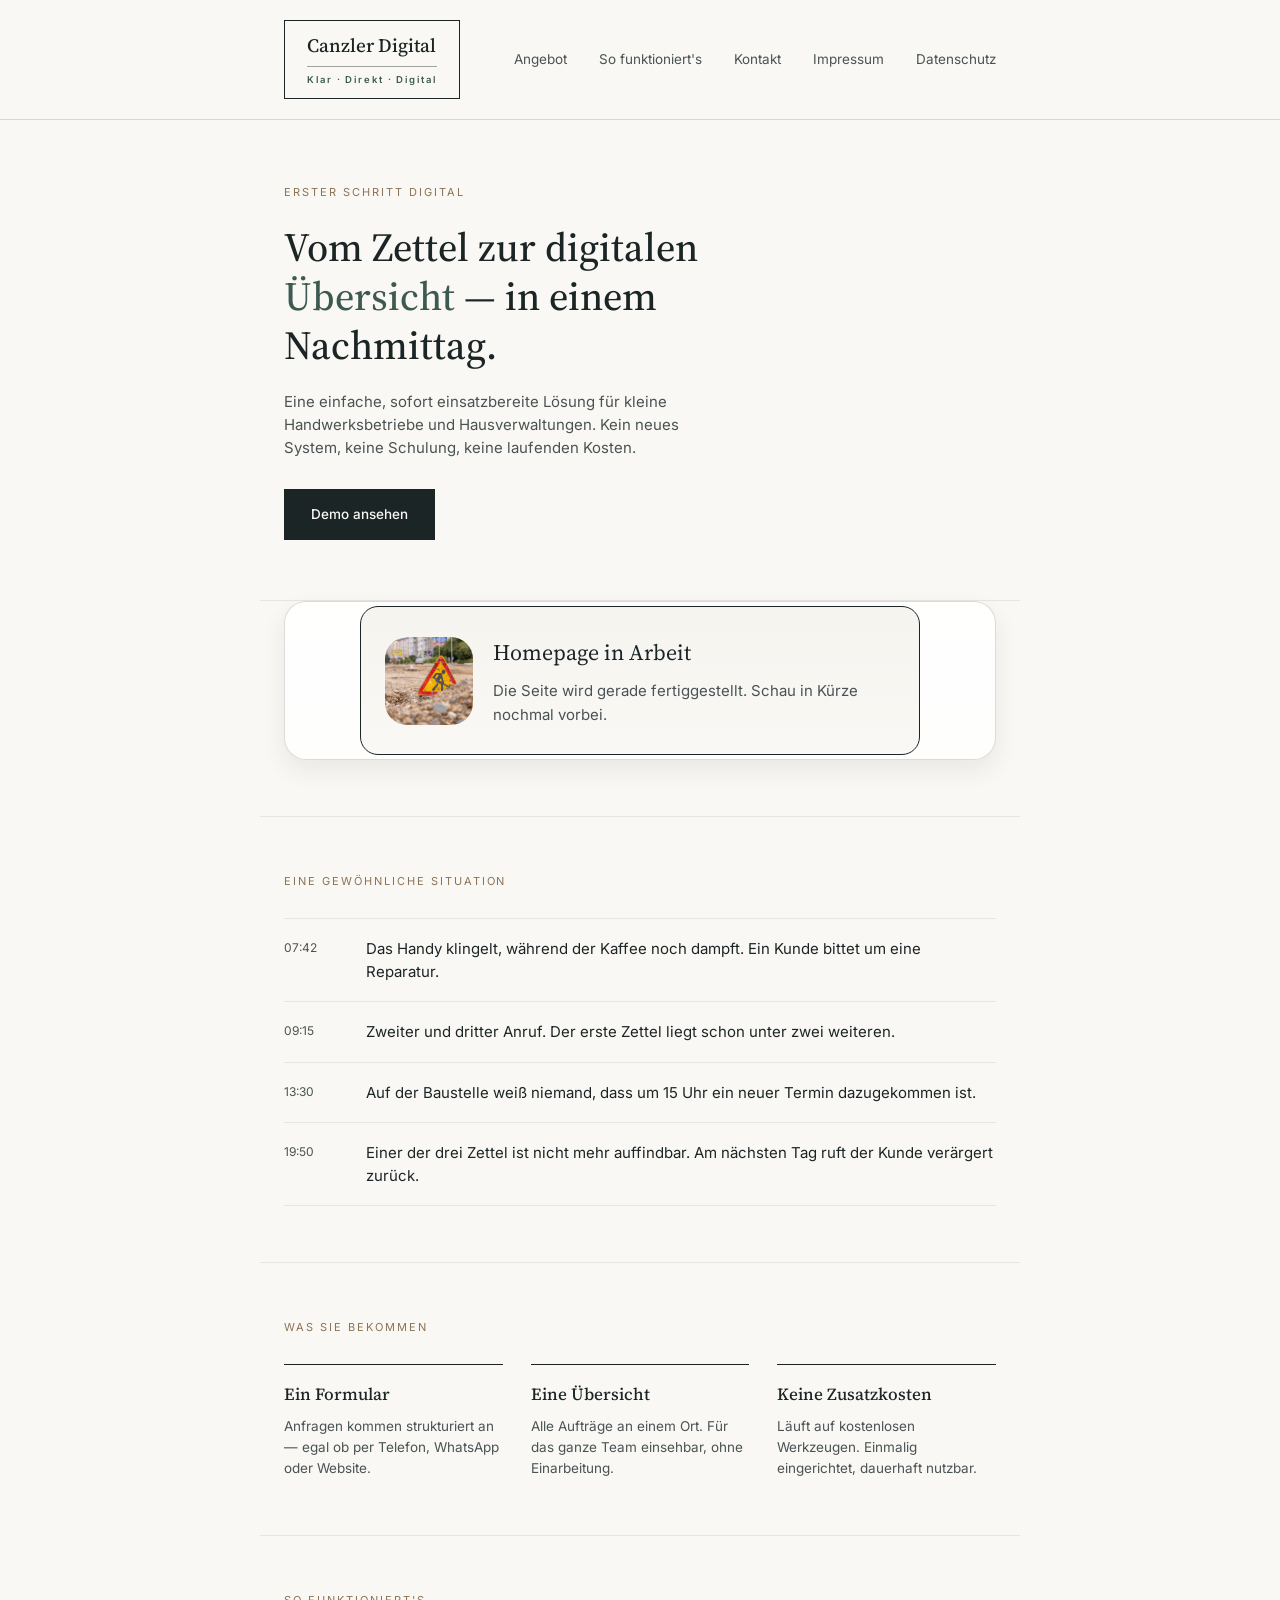
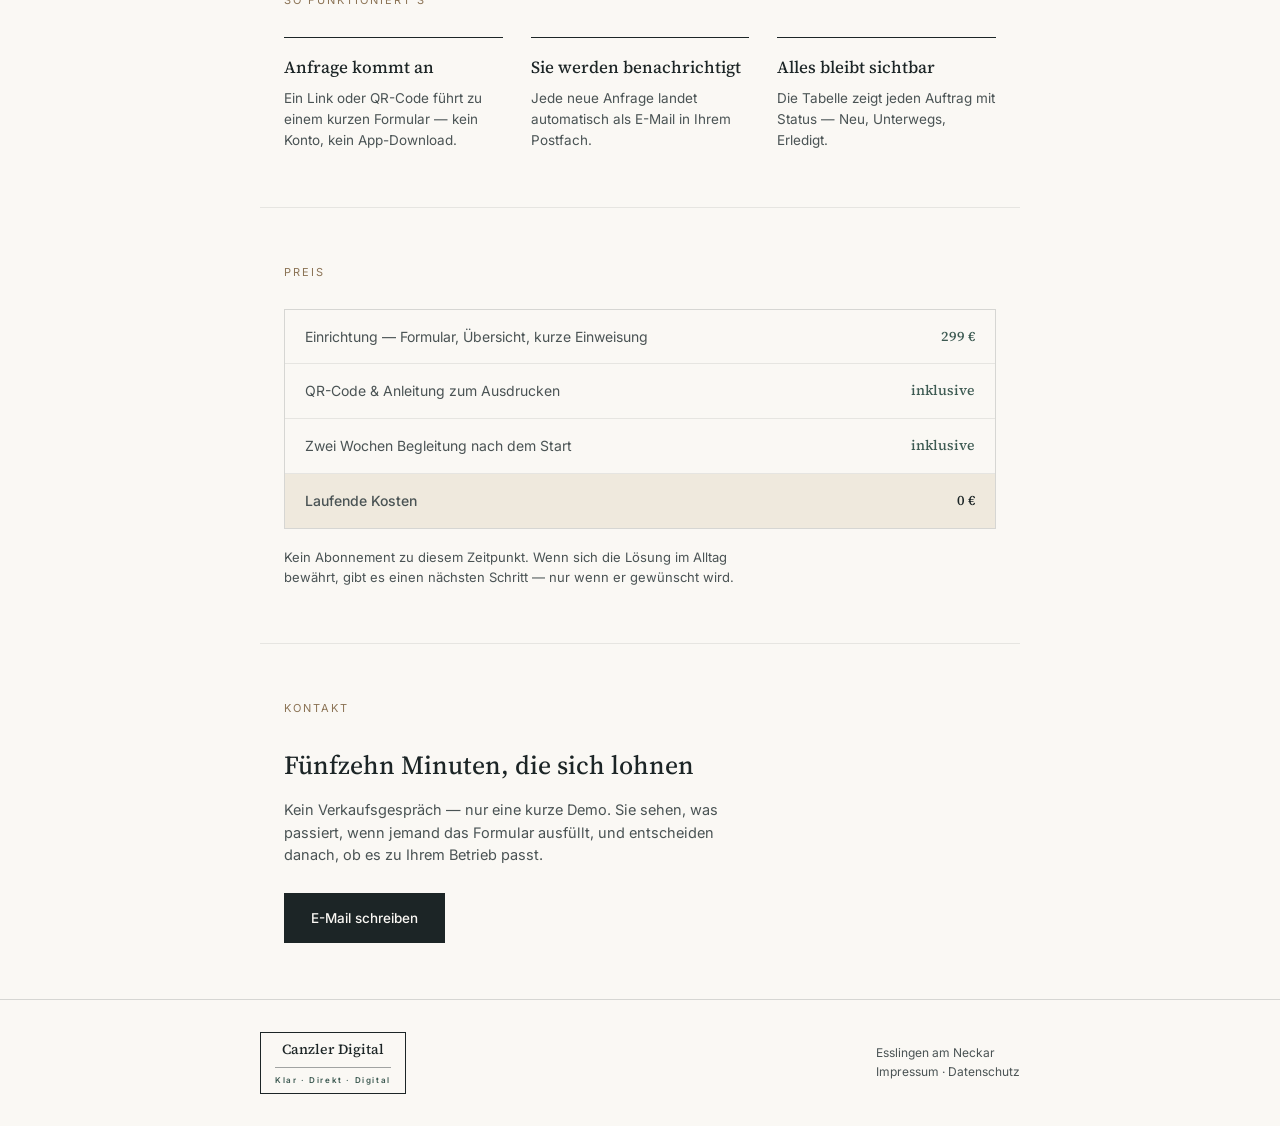
<file: index.html>
<!DOCTYPE html>
<html lang="de">
<head>
<meta charset="UTF-8">
<meta name="viewport" content="width=device-width, initial-scale=1.0">
<meta name="description" content="Canzler Digital — ein digitales Auftragsbuch für kleine Handwerksbetriebe und Hausverwaltungen. Eingerichtet in einem Nachmittag, ohne neue Software.">
<title>Canzler Digital — Vom Zettel zur digitalen Übersicht</title>
<link rel="preconnect" href="https://fonts.googleapis.com">
<link rel="preconnect" href="https://fonts.gstatic.com" crossorigin>
<link href="https://fonts.googleapis.com/css2?family=Source+Serif+4:opsz,wght@8..60,400;8..60,500;8..60,600&family=Inter:wght@400;500;600&display=swap" rel="stylesheet">
<link rel="stylesheet" href="style.css">
</head>
<body>

<header class="site-header">
  <div class="header-inner">
    <a href="#top" class="lockup" aria-label="Canzler Digital — Startseite">
      <span class="lockup-name">Canzler Digital</span>
      <span class="lockup-rule"></span>
      <span class="lockup-claim">Klar · Direkt · Digital</span>
    </a>

    <button class="menu-toggle" aria-expanded="false" aria-controls="primary-nav" aria-label="Menü öffnen">
      <span></span><span></span><span></span>
    </button>

    <nav id="primary-nav" class="primary-nav">
      <a href="#angebot">Angebot</a>
      <a href="#funktion">So funktioniert's</a>
      <a href="#kontakt">Kontakt</a>
      <a href="impressum.html">Impressum</a>
      <a href="datenschutz.html">Datenschutz</a>
    </nav>
  </div>
</header>

<main id="top">

  <!-- HERO -->
  <section class="hero">
    <p class="eyebrow">Erster Schritt Digital</p>
    <h1>Vom Zettel zur digitalen <em>Übersicht</em> — in einem Nachmittag.</h1>
    <p class="hero-lead">Eine einfache, sofort einsatzbereite Lösung für kleine Handwerksbetriebe und Hausverwaltungen. Kein neues System, keine Schulung, keine laufenden Kosten.</p>
    <a href="#kontakt" class="btn-primary">Demo ansehen</a>
  </section>

  <section class="work-in-progress" aria-label="Homepage in Arbeit">
    <div class="work-frame">
      <div class="work-card">
        <div class="work-icon" aria-hidden="true">
          <img src="images/under-construction.jpg" alt="Baustellenschild" class="work-image">
        </div>
        <div class="work-copy">
          <p class="work-label">Homepage in Arbeit</p>
          <p class="work-text">Die Seite wird gerade fertiggestellt. Schau in Kürze nochmal vorbei.</p>
        </div>
      </div>
    </div>
  </section>

  <!-- PROBLEM SZENE -->
  <section class="scenes" aria-label="Eine gewöhnliche Situation ohne digitale Übersicht">
    <p class="section-label">Eine gewöhnliche Situation</p>
    <div class="scene">
      <span class="scene-time">07:42</span>
      <p>Das Handy klingelt, während der Kaffee noch dampft. Ein Kunde bittet um eine Reparatur.</p>
    </div>
    <div class="scene">
      <span class="scene-time">09:15</span>
      <p>Zweiter und dritter Anruf. Der erste Zettel liegt schon unter zwei weiteren.</p>
    </div>
    <div class="scene">
      <span class="scene-time">13:30</span>
      <p>Auf der Baustelle weiß niemand, dass um 15 Uhr ein neuer Termin dazugekommen ist.</p>
    </div>
    <div class="scene">
      <span class="scene-time">19:50</span>
      <p>Einer der drei Zettel ist nicht mehr auffindbar. Am nächsten Tag ruft der Kunde verärgert zurück.</p>
    </div>
  </section>

  <!-- ANGEBOT -->
  <section class="offer" id="angebot">
    <p class="section-label">Was Sie bekommen</p>
    <div class="offer-grid">
      <article class="offer-item">
        <h3>Ein Formular</h3>
        <p>Anfragen kommen strukturiert an — egal ob per Telefon, WhatsApp oder Website.</p>
      </article>
      <article class="offer-item">
        <h3>Eine Übersicht</h3>
        <p>Alle Aufträge an einem Ort. Für das ganze Team einsehbar, ohne Einarbeitung.</p>
      </article>
      <article class="offer-item">
        <h3>Keine Zusatzkosten</h3>
        <p>Läuft auf kostenlosen Werkzeugen. Einmalig eingerichtet, dauerhaft nutzbar.</p>
      </article>
    </div>
  </section>

  <!-- SO FUNKTIONIERT'S -->
  <section class="how" id="funktion">
    <p class="section-label">So funktioniert's</p>
    <div class="how-grid">
      <article class="how-item">
        <h3>Anfrage kommt an</h3>
        <p>Ein Link oder QR-Code führt zu einem kurzen Formular — kein Konto, kein App-Download.</p>
      </article>
      <article class="how-item">
        <h3>Sie werden benachrichtigt</h3>
        <p>Jede neue Anfrage landet automatisch als E-Mail in Ihrem Postfach.</p>
      </article>
      <article class="how-item">
        <h3>Alles bleibt sichtbar</h3>
        <p>Die Tabelle zeigt jeden Auftrag mit Status — Neu, Unterwegs, Erledigt.</p>
      </article>
    </div>
  </section>

  <!-- PREIS -->
  <section class="pricing">
    <p class="section-label">Preis</p>
    <div class="pricing-card">
      <div class="pricing-row">
        <span>Einrichtung — Formular, Übersicht, kurze Einweisung</span>
        <span class="price">299 €</span>
      </div>
      <div class="pricing-row">
        <span>QR-Code &amp; Anleitung zum Ausdrucken</span>
        <span class="price">inklusive</span>
      </div>
      <div class="pricing-row">
        <span>Zwei Wochen Begleitung nach dem Start</span>
        <span class="price">inklusive</span>
      </div>
      <div class="pricing-row pricing-total">
        <span>Laufende Kosten</span>
        <span class="price">0 €</span>
      </div>
    </div>
    <p class="pricing-note">Kein Abonnement zu diesem Zeitpunkt. Wenn sich die Lösung im Alltag bewährt, gibt es einen nächsten Schritt — nur wenn er gewünscht wird.</p>
  </section>

  <!-- KONTAKT -->
  <section class="contact" id="kontakt">
    <p class="section-label">Kontakt</p>
    <h2>Fünfzehn Minuten, die sich lohnen</h2>
    <p class="contact-lead">Kein Verkaufsgespräch — nur eine kurze Demo. Sie sehen, was passiert, wenn jemand das Formular ausfüllt, und entscheiden danach, ob es zu Ihrem Betrieb passt.</p>
    <a href="mailto:hallo@canzler-digital.de" class="btn-primary">E-Mail schreiben</a>
  </section>

</main>

<footer class="site-footer">
  <div class="footer-inner">
    <a href="#top" class="lockup lockup-small" aria-label="Canzler Digital">
      <span class="lockup-name">Canzler Digital</span>
      <span class="lockup-rule"></span>
      <span class="lockup-claim">Klar · Direkt · Digital</span>
    </a>
    <div>
      <p class="footer-meta">Esslingen am Neckar</p>
      <p class="footer-meta"><a href="impressum.html">Impressum</a> · <a href="datenschutz.html">Datenschutz</a></p>
    </div>
  </div>
</footer>

<script>
  const toggle = document.querySelector('.menu-toggle');
  const nav = document.querySelector('.primary-nav');

  toggle.addEventListener('click', () => {
    const isOpen = nav.classList.toggle('is-open');
    toggle.setAttribute('aria-expanded', isOpen);
  });

  nav.querySelectorAll('a').forEach(link => {
    link.addEventListener('click', () => {
      nav.classList.remove('is-open');
      toggle.setAttribute('aria-expanded', 'false');
    });
  });
</script>

</body>
</html>
</file>
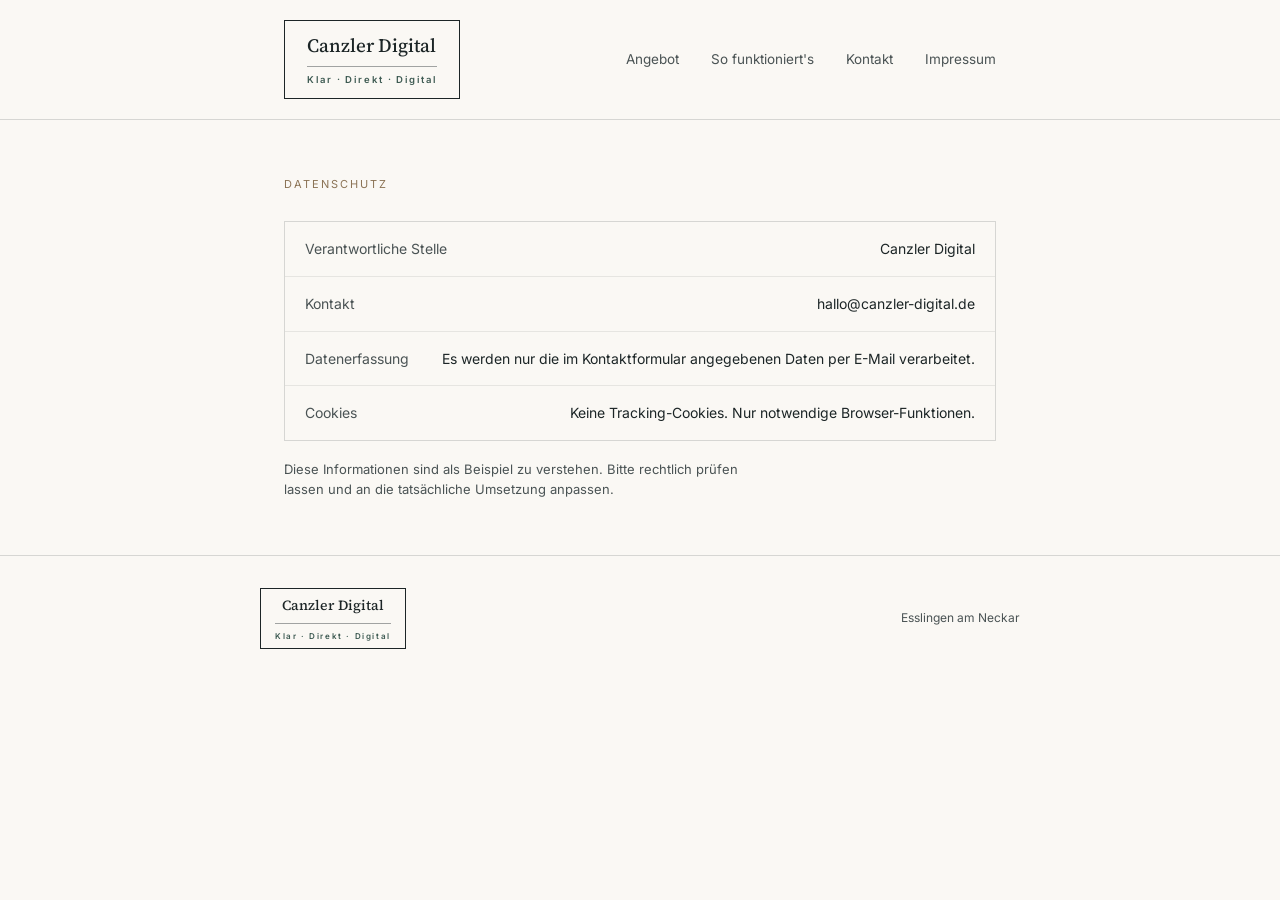
<file: datenschutz.html>
<!DOCTYPE html>
<html lang="de">
<head>
<meta charset="UTF-8">
<meta name="viewport" content="width=device-width, initial-scale=1.0">
<title>Datenschutz | Canzler Digital</title>
<link rel="preconnect" href="https://fonts.googleapis.com">
<link rel="preconnect" href="https://fonts.gstatic.com" crossorigin>
<link href="https://fonts.googleapis.com/css2?family=Source+Serif+4:opsz,wght@8..60,400;8..60,500;8..60,600&family=Inter:wght@400;500;600&display=swap" rel="stylesheet">
<link rel="stylesheet" href="style.css">
</head>
<body>
<header class="site-header">
  <div class="header-inner">
    <a href="index.html#top" class="lockup" aria-label="Canzler Digital — Startseite">
      <span class="lockup-name">Canzler Digital</span>
      <span class="lockup-rule"></span>
      <span class="lockup-claim">Klar · Direkt · Digital</span>
    </a>
    <nav class="primary-nav">
      <a href="index.html#angebot">Angebot</a>
      <a href="index.html#funktion">So funktioniert's</a>
      <a href="index.html#kontakt">Kontakt</a>
      <a href="impressum.html">Impressum</a>
    </nav>
  </div>
</header>
<main id="top">
  <section class="pricing">
    <p class="section-label">Datenschutz</p>
    <div class="pricing-card">
      <div class="pricing-row">
        <span>Verantwortliche Stelle</span>
        <span>Canzler Digital</span>
      </div>
      <div class="pricing-row">
        <span>Kontakt</span>
        <span>hallo@canzler-digital.de</span>
      </div>
      <div class="pricing-row">
        <span>Datenerfassung</span>
        <span>Es werden nur die im Kontaktformular angegebenen Daten per E-Mail verarbeitet.</span>
      </div>
      <div class="pricing-row">
        <span>Cookies</span>
        <span>Keine Tracking-Cookies. Nur notwendige Browser-Funktionen.</span>
      </div>
    </div>
    <p class="pricing-note">Diese Informationen sind als Beispiel zu verstehen. Bitte rechtlich prüfen lassen und an die tatsächliche Umsetzung anpassen.</p>
  </section>
</main>
<footer class="site-footer">
  <div class="footer-inner">
    <a href="index.html#top" class="lockup lockup-small" aria-label="Canzler Digital">
      <span class="lockup-name">Canzler Digital</span>
      <span class="lockup-rule"></span>
      <span class="lockup-claim">Klar · Direkt · Digital</span>
    </a>
    <p class="footer-meta">Esslingen am Neckar</p>
  </div>
</footer>
</body>
</html>
</file>
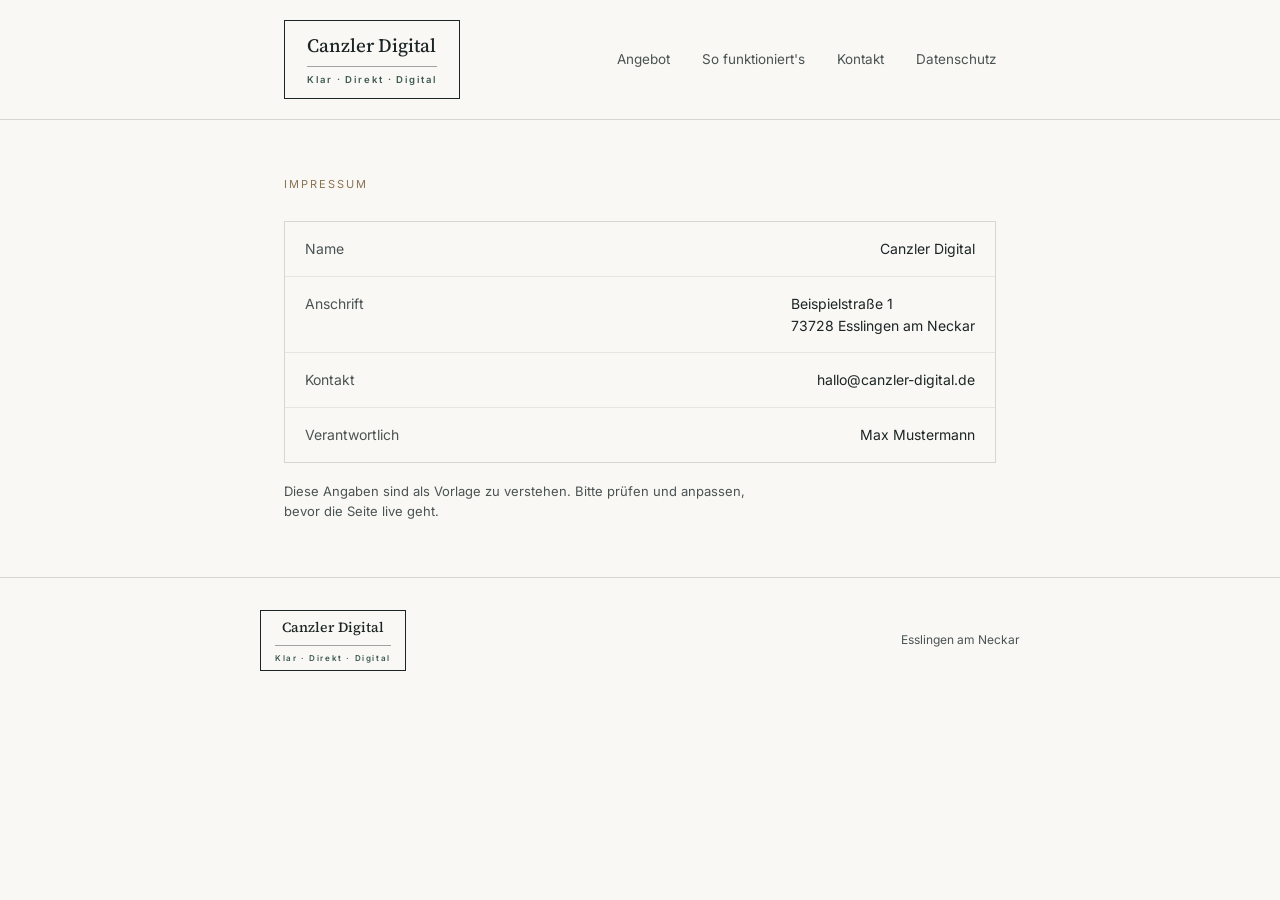
<file: impressum.html>
<!DOCTYPE html>
<html lang="de">
<head>
<meta charset="UTF-8">
<meta name="viewport" content="width=device-width, initial-scale=1.0">
<title>Impressum | Canzler Digital</title>
<link rel="preconnect" href="https://fonts.googleapis.com">
<link rel="preconnect" href="https://fonts.gstatic.com" crossorigin>
<link href="https://fonts.googleapis.com/css2?family=Source+Serif+4:opsz,wght@8..60,400;8..60,500;8..60,600&family=Inter:wght@400;500;600&display=swap" rel="stylesheet">
<link rel="stylesheet" href="style.css">
</head>
<body>
<header class="site-header">
  <div class="header-inner">
    <a href="index.html#top" class="lockup" aria-label="Canzler Digital — Startseite">
      <span class="lockup-name">Canzler Digital</span>
      <span class="lockup-rule"></span>
      <span class="lockup-claim">Klar · Direkt · Digital</span>
    </a>
    <nav class="primary-nav">
      <a href="index.html#angebot">Angebot</a>
      <a href="index.html#funktion">So funktioniert's</a>
      <a href="index.html#kontakt">Kontakt</a>
      <a href="datenschutz.html">Datenschutz</a>
    </nav>
  </div>
</header>
<main id="top">
  <section class="pricing">
    <p class="section-label">Impressum</p>
    <div class="pricing-card">
      <div class="pricing-row">
        <span>Name</span>
        <span>Canzler Digital</span>
      </div>
      <div class="pricing-row">
        <span>Anschrift</span>
        <span>Beispielstraße 1<br>73728 Esslingen am Neckar</span>
      </div>
      <div class="pricing-row">
        <span>Kontakt</span>
        <span>hallo@canzler-digital.de</span>
      </div>
      <div class="pricing-row">
        <span>Verantwortlich</span>
        <span>Max Mustermann</span>
      </div>
    </div>
    <p class="pricing-note">Diese Angaben sind als Vorlage zu verstehen. Bitte prüfen und anpassen, bevor die Seite live geht.</p>
  </section>
</main>
<footer class="site-footer">
  <div class="footer-inner">
    <a href="index.html#top" class="lockup lockup-small" aria-label="Canzler Digital">
      <span class="lockup-name">Canzler Digital</span>
      <span class="lockup-rule"></span>
      <span class="lockup-claim">Klar · Direkt · Digital</span>
    </a>
    <p class="footer-meta">Esslingen am Neckar</p>
  </div>
</footer>
</body>
</html>
</file>
<file: style.css>
/* ===========================================================
   CANZLER DIGITAL — Stylesheet
   Token-System:
   Farbe:  Papier #FAF8F4 · Tinte #1C2526 · Petrol #3D5A52 · Leder #8B7355
   Typo:   Source Serif 4 (Marke/Überschriften) · Inter (Fließtext)
   Signatur: das gerahmte Siegel-Lockup (Name + Claim als feste Einheit)
   =========================================================== */

:root {
  --paper: #faf8f4;
  --sand: #efe9dd;
  --ink: #1c2526;
  --ink-soft: #4a5354;
  --petrol: #3d5a52;
  --leather: #8b7355;
  --line: rgba(28, 37, 38, 0.16);
  --line-soft: rgba(28, 37, 38, 0.09);

  --font-display: 'Source Serif 4', Georgia, serif;
  --font-body: 'Inter', -apple-system, sans-serif;

  --max-width: 760px;
}

@media (prefers-reduced-motion: reduce) {
  * { animation-duration: 0.01ms !important; transition-duration: 0.01ms !important; }
}

* { box-sizing: border-box; }
html { scroll-behavior: smooth; }
body {
  margin: 0;
  font-family: var(--font-body);
  background: var(--paper);
  color: var(--ink);
  line-height: 1.55;
  -webkit-font-smoothing: antialiased;
}

a { color: inherit; text-decoration: none; }
a:focus-visible,
button:focus-visible {
  outline: 2px solid var(--petrol);
  outline-offset: 3px;
}

/* ===== SIGNATURE: das Siegel-Lockup ===== */
.lockup {
  display: inline-flex;
  flex-direction: column;
  align-items: center;
  border: 1.5px solid var(--ink);
  padding: 10px 22px;
  flex-shrink: 0;
}
.lockup-name {
  font-family: var(--font-display);
  font-size: 19px;
  font-weight: 500;
  color: var(--ink);
  white-space: nowrap;
}
.lockup-rule {
  width: 100%;
  height: 1px;
  background: var(--ink);
  opacity: 0.4;
  margin: 6px 0;
}
.lockup-claim {
  font-size: 9.5px;
  letter-spacing: 0.2em;
  font-weight: 600;
  color: var(--petrol);
  white-space: nowrap;
}
.lockup-small {
  padding: 6px 14px;
}
.lockup-small .lockup-name { font-size: 14px; }
.lockup-small .lockup-claim { font-size: 8px; }

/* ===== HEADER ===== */
.site-header {
  border-bottom: 1px solid var(--line);
  background: var(--paper);
  position: sticky;
  top: 0;
  z-index: 50;
}
.header-inner {
  max-width: var(--max-width);
  margin: 0 auto;
  padding: 20px 24px;
  display: flex;
  align-items: center;
  justify-content: space-between;
  gap: 20px;
}

.menu-toggle {
  display: none;
  width: 28px;
  height: 22px;
  flex-direction: column;
  justify-content: space-between;
  background: none;
  border: none;
  cursor: pointer;
  padding: 0;
}
.menu-toggle span {
  display: block;
  height: 1.5px;
  width: 100%;
  background: var(--ink);
}
.menu-toggle span:nth-child(2) { width: 70%; }

.primary-nav {
  display: flex;
  gap: 32px;
  font-size: 13.5px;
  color: var(--ink-soft);
}
.primary-nav a:hover { color: var(--ink); }

/* ===== MAIN SECTIONS — shared rhythm ===== */
main > section {
  max-width: var(--max-width);
  margin: 0 auto;
  padding: 56px 24px;
  border-bottom: 1px solid var(--line-soft);
}
main > section:last-child { border-bottom: none; }

.section-label {
  font-size: 11px;
  letter-spacing: 0.18em;
  text-transform: uppercase;
  color: var(--leather);
  margin: 0 0 28px;
}

/* ===== HERO ===== */
.hero { padding-top: 64px; padding-bottom: 60px; }
.eyebrow {
  font-size: 11px;
  letter-spacing: 0.18em;
  text-transform: uppercase;
  color: var(--leather);
  margin: 0 0 22px;
}
.hero h1 {
  font-family: var(--font-display);
  font-weight: 500;
  font-size: clamp(28px, 5vw, 40px);
  line-height: 1.22;
  max-width: 480px;
  margin: 0 0 20px;
  color: var(--ink);
}
.hero h1 em {
  font-style: normal;
  color: var(--petrol);
}
.hero-lead {
  font-size: 15px;
  color: var(--ink-soft);
  max-width: 420px;
  margin: 0 0 30px;
}

.work-in-progress {
  padding: 0 24px 56px;
}
.work-frame {
  max-width: var(--max-width);
  margin: 0 auto;
  padding: 4px;
  border: 1px solid var(--line);
  border-radius: 22px;
  background: linear-gradient(180deg, rgba(255,255,255,0.9), rgba(255,255,255,0.8));
  box-shadow: 0 10px 24px rgba(28, 37, 38, 0.08);
}
.work-card {
  display: flex;
  align-items: center;
  gap: 20px;
  width: clamp(320px, 86vw, 560px);
  margin: 0 auto;
  border: 1px solid var(--ink);
  background: linear-gradient(180deg, rgba(245, 243, 238, 0.9), rgba(250, 248, 244, 0.95));
  padding: 28px 24px;
  border-radius: 18px;
}
.work-icon {
  flex-shrink: 0;
  width: 88px;
  height: 88px;
  display: grid;
  place-items: center;
  background: rgba(61, 90, 82, 0.08);
  border-radius: 22px;
  overflow: hidden;
}
.work-image {
  width: 100%;
  height: 100%;
  object-fit: cover;
}
.work-copy {
  min-width: 0;
}
.work-label {
  font-family: var(--font-display);
  font-size: 22px;
  margin: 0 0 10px;
  color: var(--ink);
}
.work-text {
  margin: 0;
  font-size: 15px;
  color: var(--ink-soft);
}

.btn-primary {
  display: inline-flex;
  align-items: center;
  background: var(--ink);
  color: var(--paper);
  font-size: 13.5px;
  font-weight: 500;
  padding: 14px 26px;
  border: 1.5px solid var(--ink);
  transition: background 0.15s, color 0.15s;
}
.btn-primary:hover {
  background: var(--paper);
  color: var(--ink);
}

/* ===== PROBLEM SZENEN ===== */
.scenes .scene {
  display: grid;
  grid-template-columns: 64px 1fr;
  gap: 18px;
  padding: 18px 0;
  border-top: 1px solid var(--line-soft);
}
.scenes .scene:last-child { border-bottom: 1px solid var(--line-soft); }
.scene-time {
  font-family: var(--font-body);
  font-size: 12px;
  color: var(--ink-soft);
  padding-top: 2px;
}
.scene p { margin: 0; font-size: 15px; }

/* ===== OFFER / HOW — three-column pattern (no numbering, just rule) ===== */
.offer-grid,
.how-grid {
  display: grid;
  grid-template-columns: repeat(3, 1fr);
  gap: 28px;
}
.offer-item,
.how-item {
  border-top: 1.5px solid var(--ink);
  padding-top: 16px;
}
.offer-item h3,
.how-item h3 {
  font-family: var(--font-display);
  font-weight: 500;
  font-size: 17px;
  margin: 0 0 8px;
}
.offer-item p,
.how-item p {
  font-size: 13.5px;
  color: var(--ink-soft);
  margin: 0;
}

/* ===== PRICING ===== */
.pricing-card {
  border: 1px solid var(--line);
}
.pricing-row {
  display: flex;
  justify-content: space-between;
  gap: 20px;
  padding: 16px 20px;
  font-size: 14px;
  border-bottom: 1px solid var(--line-soft);
}
.pricing-row:last-child { border-bottom: none; }
.pricing-row span:first-child { color: var(--ink-soft); }
.price {
  font-family: var(--font-display);
  font-weight: 500;
  color: var(--petrol);
  white-space: nowrap;
}
.pricing-total {
  background: var(--sand);
  font-weight: 500;
}
.pricing-total .price { color: var(--ink); }
.pricing-note {
  font-size: 13px;
  color: var(--ink-soft);
  margin: 18px 0 0;
  max-width: 480px;
}

/* ===== CONTACT ===== */
.contact h2 {
  font-family: var(--font-display);
  font-weight: 500;
  font-size: 26px;
  margin: 0 0 14px;
}
.contact-lead {
  font-size: 14.5px;
  color: var(--ink-soft);
  max-width: 440px;
  margin: 0 0 26px;
}

/* ===== FOOTER ===== */
.site-footer {
  border-top: 1px solid var(--line);
  padding: 32px 24px;
}
.footer-inner {
  max-width: var(--max-width);
  margin: 0 auto;
  display: flex;
  align-items: center;
  justify-content: space-between;
  gap: 16px;
  flex-wrap: wrap;
}
.footer-meta {
  font-size: 12px;
  color: var(--ink-soft);
  margin: 0;
}

/* ===========================================================
   MOBILE — reflow, not just shrink
   =========================================================== */
@media (max-width: 640px) {
  .header-inner { padding: 16px 20px; }
  .lockup { padding: 8px 16px; }
  .lockup-name { font-size: 16px; }
  .lockup-claim { font-size: 8px; }

  .menu-toggle { display: flex; }

  .primary-nav {
    position: absolute;
    top: 100%;
    left: 0;
    right: 0;
    background: var(--paper);
    border-bottom: 1px solid var(--line);
    flex-direction: column;
    gap: 0;
    max-height: 0;
    overflow: hidden;
    transition: max-height 0.25s ease;
  }
  .primary-nav.is-open { max-height: 220px; }
  .primary-nav a {
    padding: 16px 20px;
    border-top: 1px solid var(--line-soft);
  }

  main > section { padding: 40px 20px; }
  .hero { padding-top: 40px; }

  .work-frame {
    padding: 0 10px;
  }
  .work-card {
    flex-wrap: wrap;
    justify-content: center;
    text-align: center;
    max-width: 320px;
    margin: 0 auto;
  }
  .work-icon {
    width: 72px;
    height: 72px;
    margin-bottom: 14px;
  }
  .work-copy {
    width: 100%;
  }
  .work-label {
    font-size: 20px;
  }

  .offer-grid,
  .how-grid {
    grid-template-columns: 1fr;
    gap: 22px;
  }

  .pricing-row { font-size: 13.5px; padding: 14px 16px; }

  .footer-inner { flex-direction: column; align-items: flex-start; gap: 14px; }
}
</file>
